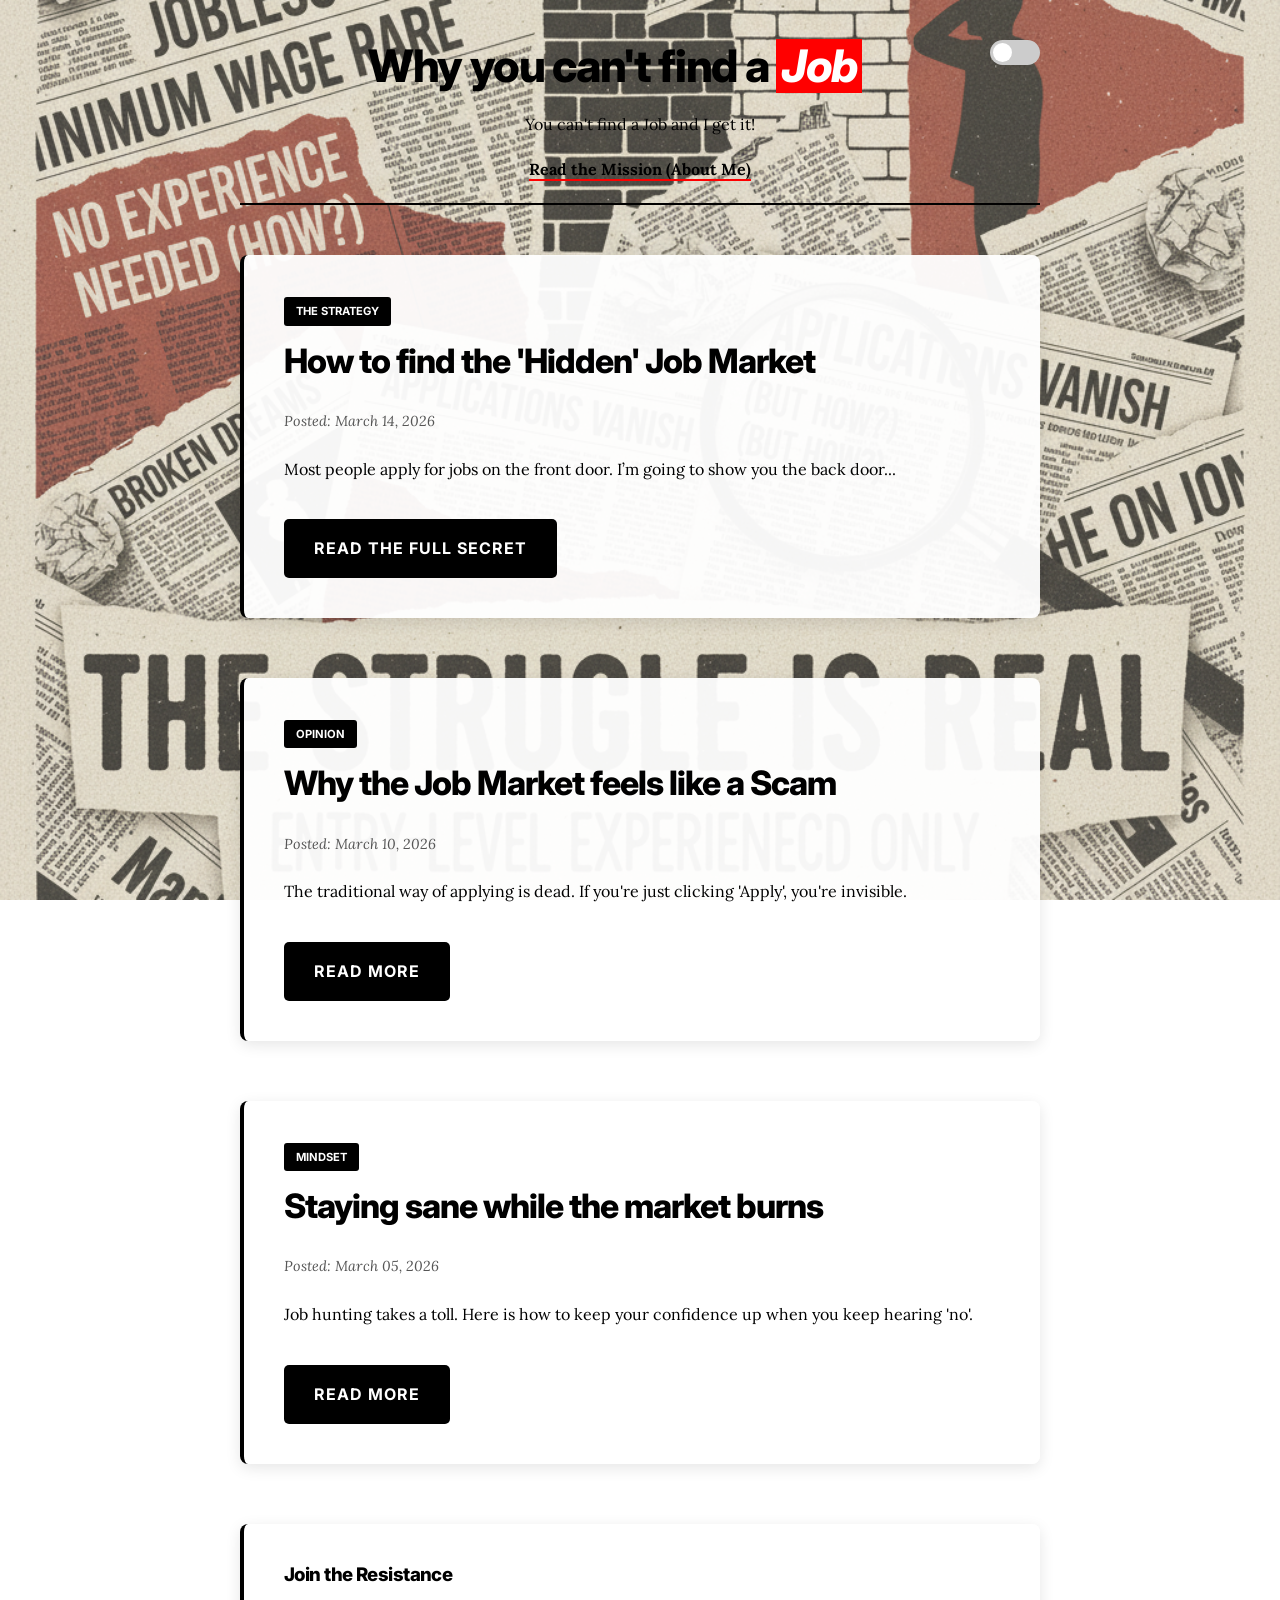
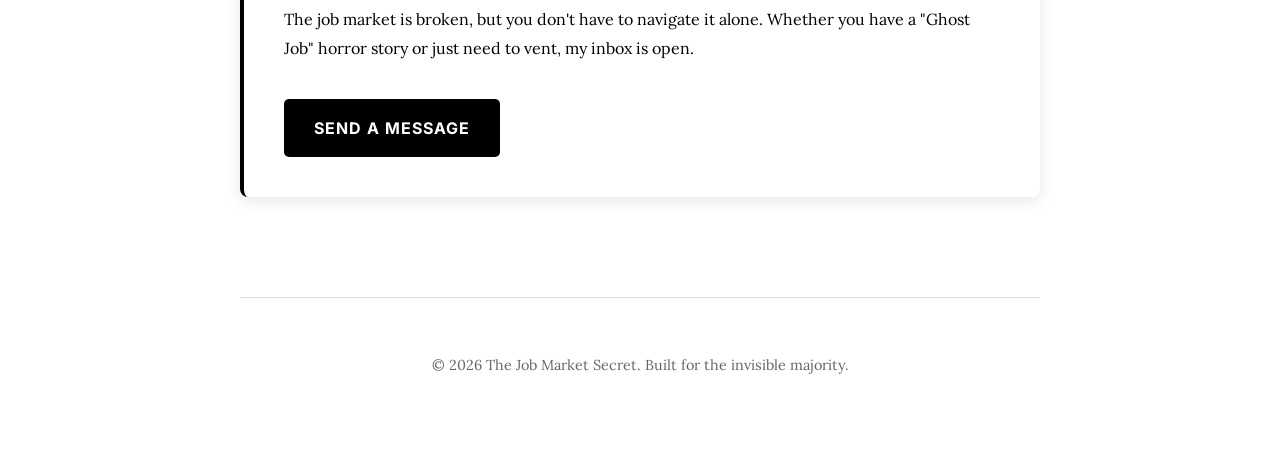
<file: index.html>
<!DOCTYPE html>
<html lang="en">
<head>
    <meta charset="UTF-8">
    <meta name="viewport" content="width=device-width, initial-scale=1.0">
    <title>The Job Market Secret | Blog</title>
    <link rel="stylesheet" href="style.css">
    <meta name="description" content="Uncovering the truth about the broken job market, ghost jobs, and how to actually get hired in 2026.">
    <meta name="keywords" content="job market scam, ghost jobs, hiring crisis, job search strategy, career advice">
    <meta property="og:title" content="The Job Market Secret | Join the Resistance">
    <meta property="og:description" content="Stop applying to ghost jobs. Learn the back-door strategy to getting hired.">
    <meta property="og:image" content="bg.jpg">
</head>
<body>

    <header>
        <label class="switch">
            <input type="checkbox" id="theme-toggle">
            <span class="slider"></span>
        </label>
    
        <h1>Why you can't find a <span style="background-color: red; color: white; padding: 0 5px;"><i>Job</i></span></h1>
        <p>You can't find a Job and I get it!</p>
        <nav style="margin-top: 15px;">
            <a href="about.html" class="about-link">Read the Mission (About Me)</a>
        </nav>
    </header>

    <main>
        <article class="post">
            <span class="category">THE STRATEGY</span>
            <h2>How to find the 'Hidden' Job Market</h2>
            <p class="date">Posted: March 14, 2026</p>
            <section class="content">
                <p>Most people apply for jobs on the front door. I’m going to show you the back door...</p>
                <a href="post1.html" class="reveal-btn">Read the Full Secret</a>
            </section>
        </article>

        <article class="post">
            <span class="category">OPINION</span>
            <h2>Why the Job Market feels like a Scam</h2>
            <p class="date">Posted: March 10, 2026</p>
            <section class="content">
                <p>The traditional way of applying is dead. If you're just clicking 'Apply', you're invisible.</p>
                <a href="post2.html" class="reveal-btn">Read More</a>
            </section>
        </article>

        <article class="post">
            <span class="category">MINDSET</span>
            <h2>Staying sane while the market burns</h2>
            <p class="date">Posted: March 05, 2026</p>
            <section class="content">
                <p>Job hunting takes a toll. Here is how to keep your confidence up when you keep hearing 'no'.</p>
                <a href="post3.html" class="reveal-btn">Read More</a>
            </section>
        </article>
    </main>

    <section class="contact-box">
        <h3>Join the Resistance</h3>
        <p>The job market is broken, but you don't have to navigate it alone. Whether you have a "Ghost Job" horror story or just need to vent, my inbox is open.</p>
        <a href="mailto:your-email@example.com" class="reveal-btn">Send a Message</a>
    </section>

    <footer>
        <p>&copy; 2026 The Job Market Secret. Built for the invisible majority.</p>
    </footer>

    <script>
        const toggle = document.getElementById('theme-toggle');
        const body = document.body;

        if (localStorage.getItem('dark-mode') === 'enabled') {
            body.classList.add('dark-mode');
            toggle.checked = true;
        }

        toggle.addEventListener('change', () => {
            if (toggle.checked) {
                body.classList.add('dark-mode');
                localStorage.setItem('dark-mode', 'enabled');
            } else {
                body.classList.remove('dark-mode');
                localStorage.setItem('dark-mode', null);
            }
        });
    </script>
</body>
</html>
</file>
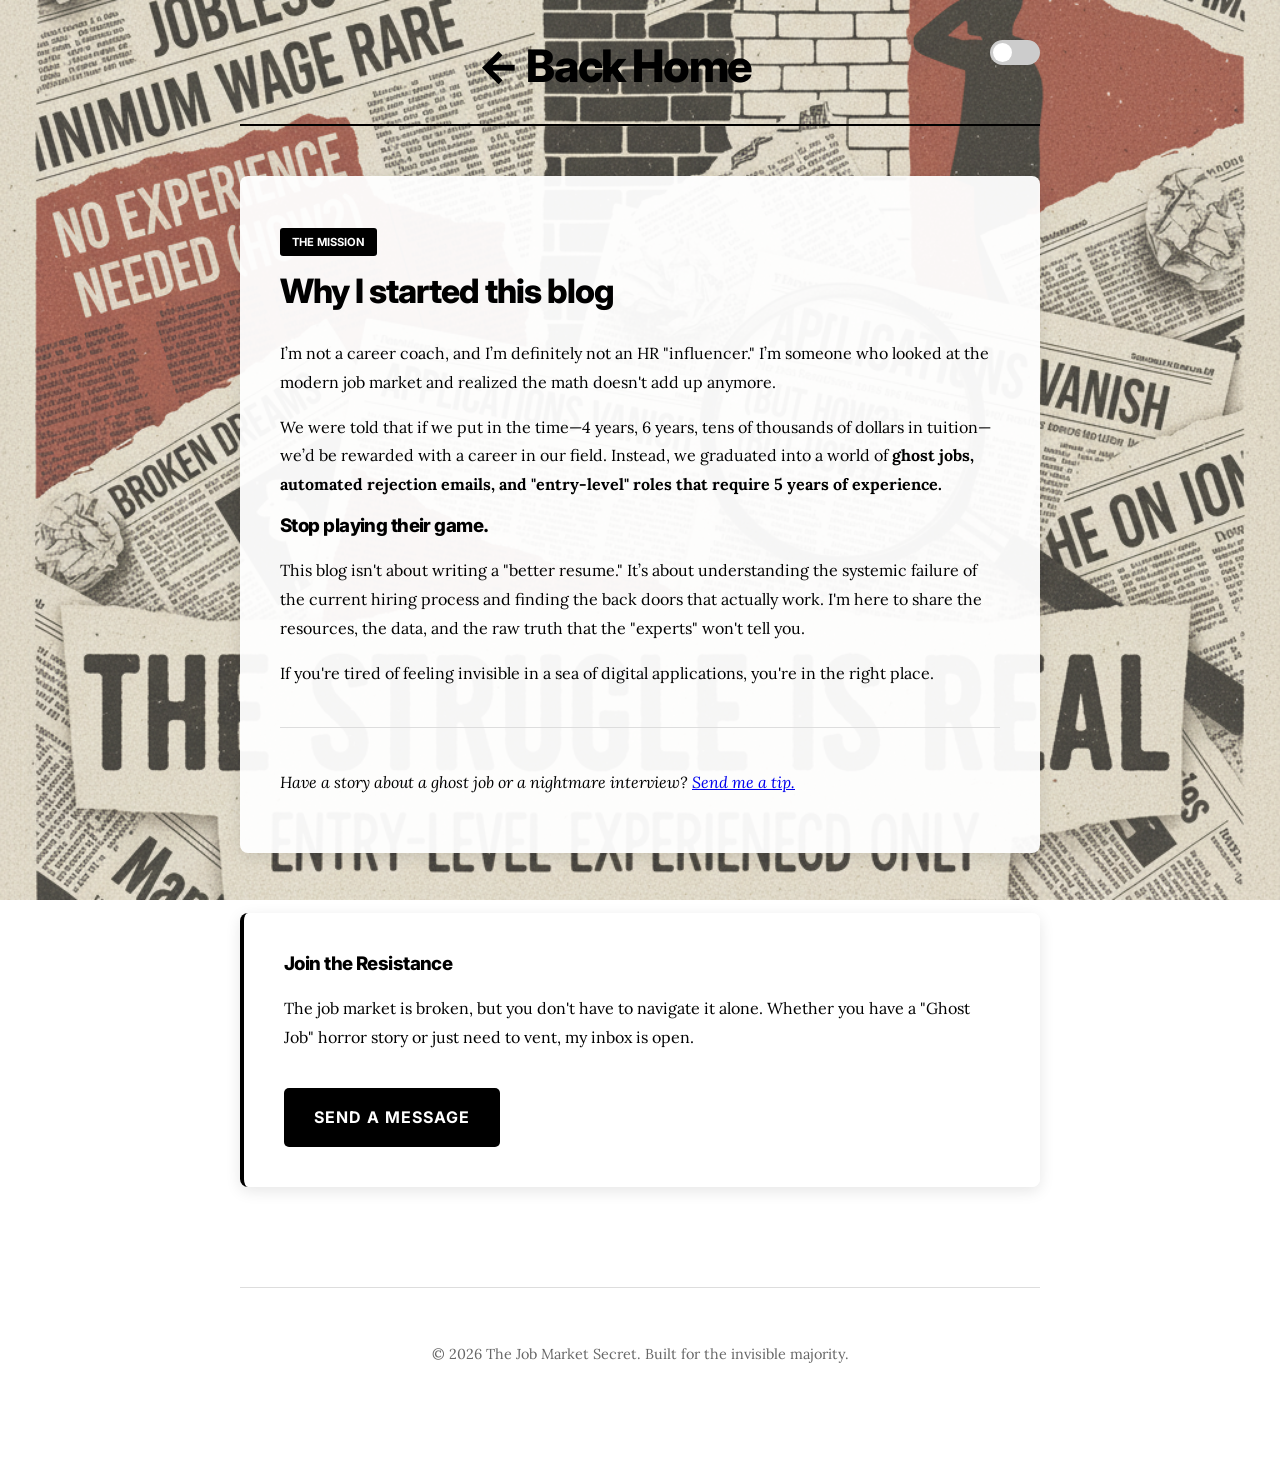
<file: about.html>
<!DOCTYPE html>
<html lang="en">
<head>
    <meta charset="UTF-8">
    <meta name="viewport" content="width=device-width, initial-scale=1.0">
    <title>About Me | The Job Market Secret</title>
    <link rel="stylesheet" href="style.css">
</head>
<body>
    <header>
        <label class="switch">
            <input type="checkbox" id="theme-toggle">
            <span class="slider"></span>
        </label>
        <h1><a href="index.html" style="text-decoration:none; color:inherit;">← Back Home</a></h1>
    </header>

    <main>
        <article class="post" style="border:none; padding-top: 50px;">
            <span class="category">THE MISSION</span>
            <h2>Why I started this blog</h2>
            
            <section class="content">
                <p>I’m not a career coach, and I’m definitely not an HR "influencer." I’m someone who looked at the modern job market and realized the math doesn't add up anymore.</p>

                <p>We were told that if we put in the time—4 years, 6 years, tens of thousands of dollars in tuition—we’d be rewarded with a career in our field. Instead, we graduated into a world of <strong>ghost jobs, automated rejection emails, and "entry-level" roles that require 5 years of experience.</strong></p>

                <h3>Stop playing their game.</h3>
                <p>This blog isn't about writing a "better resume." It’s about understanding the systemic failure of the current hiring process and finding the back doors that actually work. I'm here to share the resources, the data, and the raw truth that the "experts" won't tell you.</p>

                <p>If you're tired of feeling invisible in a sea of digital applications, you're in the right place.</p>
                
                <hr style="margin: 40px 0; border: 0; border-top: 1px solid #ddd;">
                
                <p><em>Have a story about a ghost job or a nightmare interview? <a href="mailto:your-email@example.com" class="contact-link">Send me a tip.</a></em></p>
            </section>
        </article>
    </main>

    <section class="contact-box">
        <h3>Join the Resistance</h3>
        <p>The job market is broken, but you don't have to navigate it alone. Whether you have a "Ghost Job" horror story or just need to vent, my inbox is open.</p>
        <a href="mailto:your-email@example.com" class="reveal-btn">Send a Message</a>
    </section>

    <footer>
        <p>&copy; 2026 The Job Market Secret. Built for the invisible majority.</p>
    </footer>

    <script>
        const toggle = document.getElementById('theme-toggle');
        const body = document.body;

        if (localStorage.getItem('dark-mode') === 'enabled') {
            body.classList.add('dark-mode');
            toggle.checked = true;
        }

        toggle.addEventListener('change', () => {
            if (toggle.checked) {
                body.classList.add('dark-mode');
                localStorage.setItem('dark-mode', 'enabled');
            } else {
                body.classList.remove('dark-mode');
                localStorage.setItem('dark-mode', null);
            }
        });
    </script>
</body>
</html>
</file>
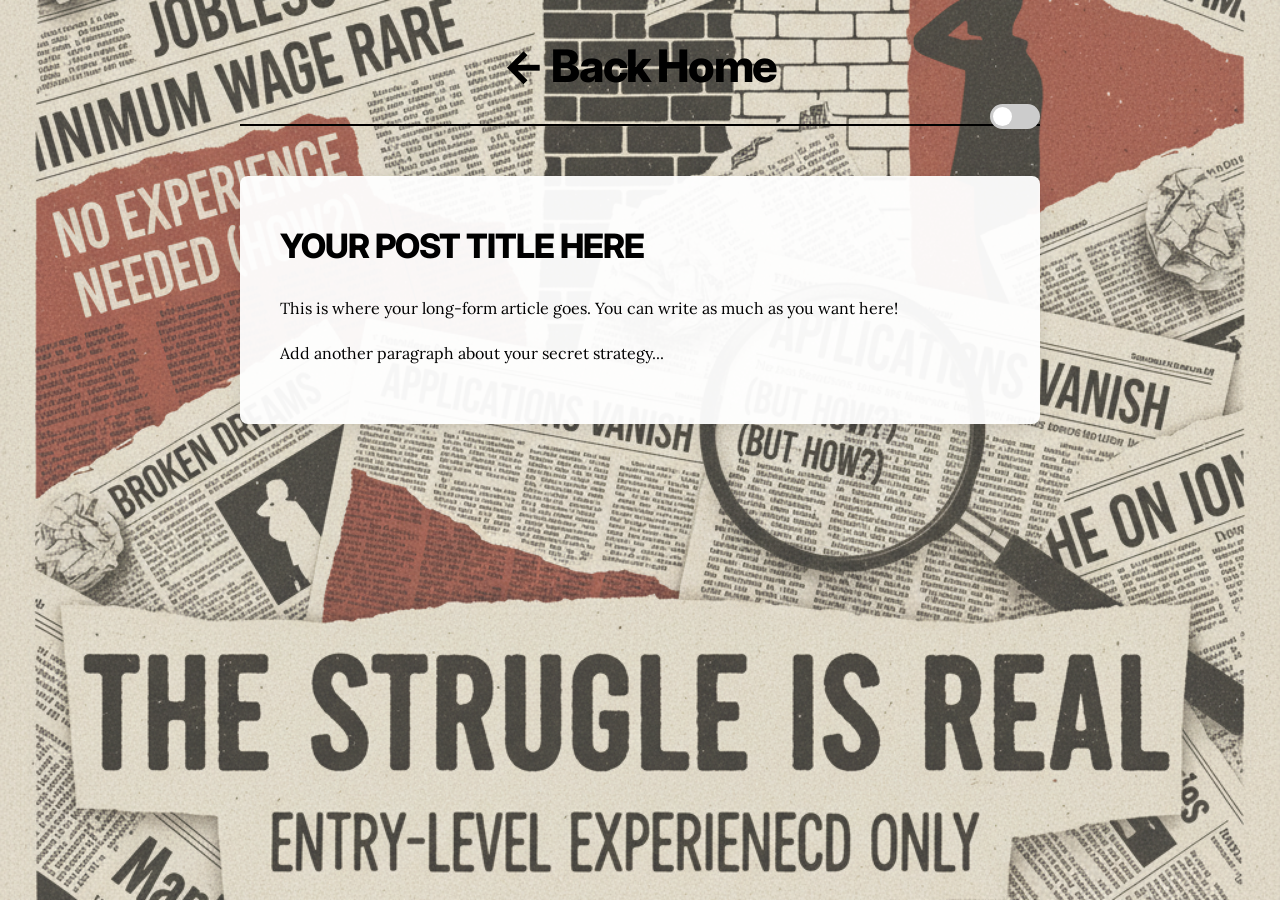
<file: post1.html>
<!DOCTYPE html>
<html lang="en">
<head>
    <meta charset="UTF-8">
    <link rel="stylesheet" href="style.css">
    <title>Post Title</title>
</head>
<body>
    <header>
        <h1><a href="index.html" style="text-decoration:none; color:inherit;">← Back Home</a></h1>
        <label class="switch">
            <input type="checkbox" id="theme-toggle">
            <span class="slider"></span>
    </header>

    <main>
        <article class="post" style="border:none; padding-top: 50px;">
            <h2>YOUR POST TITLE HERE</h2>
            <section class="content">
                <p>This is where your long-form article goes. You can write as much as you want here!</p>
                <p>Add another paragraph about your secret strategy...</p>
            </section>
        </article>
    </main>

    <script>
    const toggle = document.getElementById('theme-toggle');
    const body = document.body;

    // Check if user previously chose Dark Mode
    if (localStorage.getItem('dark-mode') === 'enabled') {
        body.classList.add('dark-mode');
        toggle.checked = true;
    }

    toggle.addEventListener('change', () => {
        if (toggle.checked) {
            body.classList.add('dark-mode');
            localStorage.setItem('dark-mode', 'enabled');
        } else {
            body.classList.remove('dark-mode');
            localStorage.setItem('dark-mode', null);
        }
    });
</script>

</body>
</html>
</file>
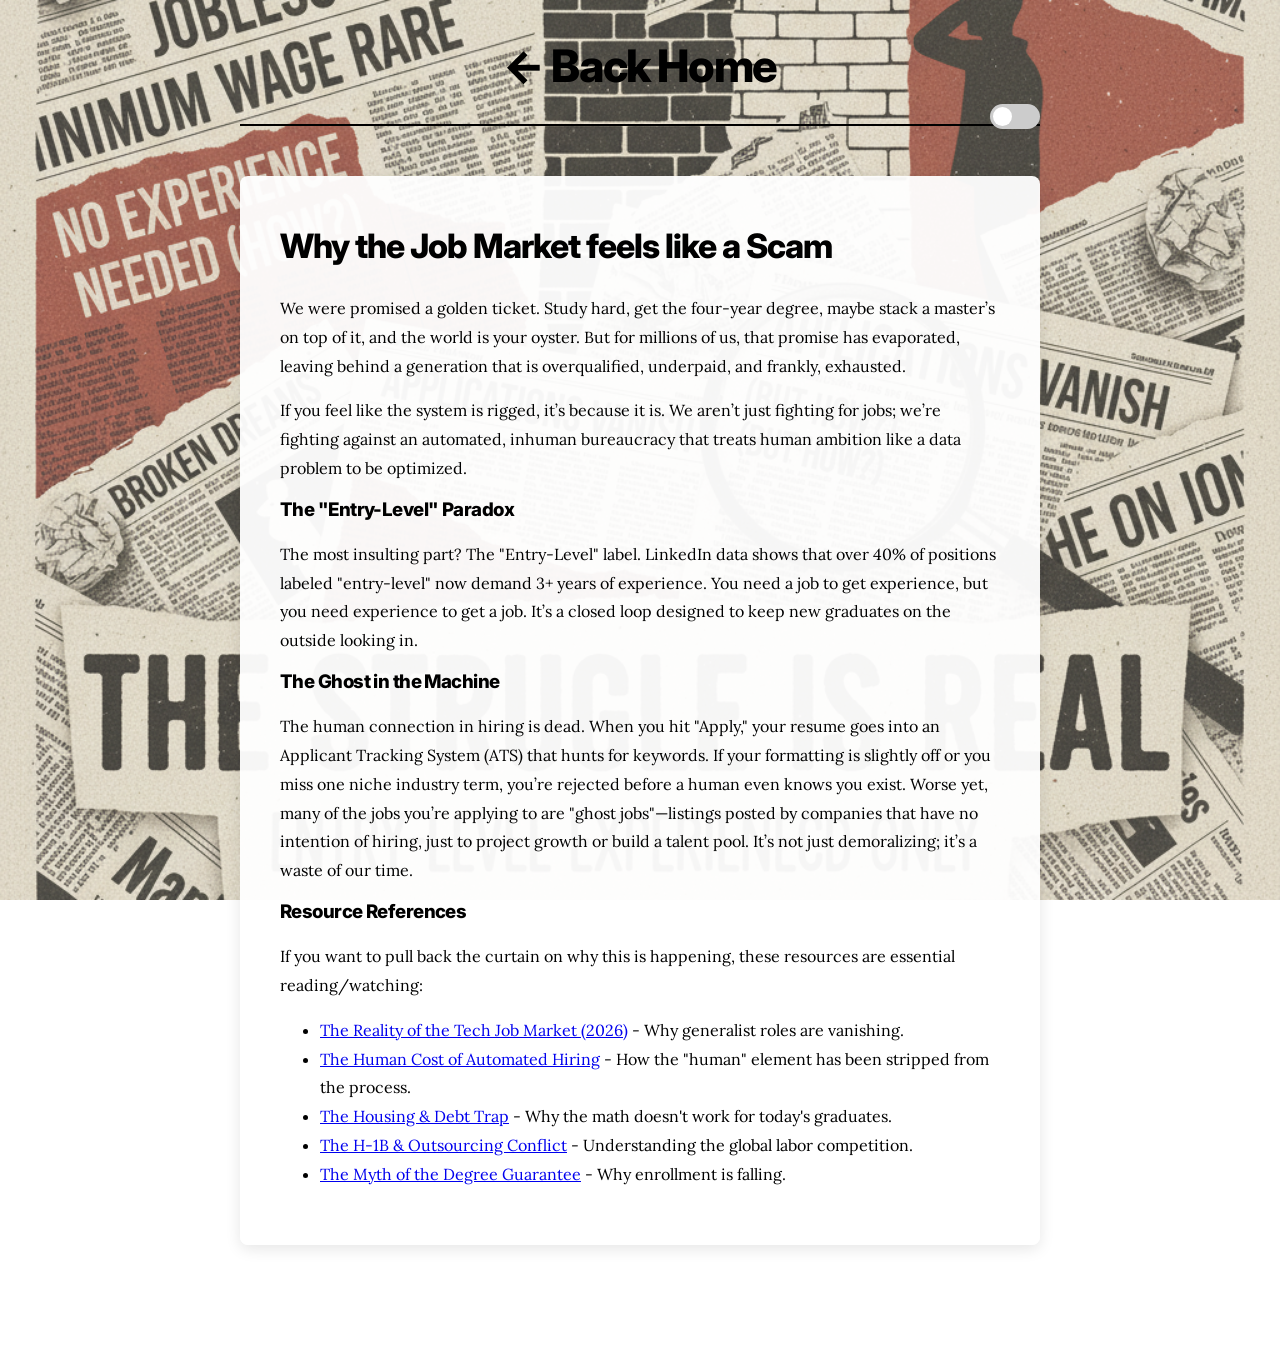
<file: post2.html>
<!DOCTYPE html>
<html lang="en">
<head>
    <meta charset="UTF-8">
    <link rel="stylesheet" href="style.css">
    <title>Why the Job Market feels like a Scam</title>
</head>
<body>
    <header>
        <h1><a href="index.html" style="text-decoration:none; color:inherit;">← Back Home</a></h1>
        <label class="switch">
            <input type="checkbox" id="theme-toggle">
            <span class="slider"></span>
    </header>

    <main>
        <article class="post" style="border:none; padding-top: 50px;">
            <h2>Why the Job Market feels like a Scam</h2>
            <section class="content">
                <p>We were promised a golden ticket. Study hard, get the four-year degree, maybe stack a master’s on top of it, and the world is your oyster. But for millions of us, that promise has evaporated, leaving behind a generation that is overqualified, underpaid, and frankly, exhausted.</p>

                <p>If you feel like the system is rigged, it’s because it is. We aren’t just fighting for jobs; we’re fighting against an automated, inhuman bureaucracy that treats human ambition like a data problem to be optimized.</p>

                <h3>The "Entry-Level" Paradox</h3>
                <p>The most insulting part? The "Entry-Level" label. LinkedIn data shows that over 40% of positions labeled "entry-level" now demand 3+ years of experience. You need a job to get experience, but you need experience to get a job. It’s a closed loop designed to keep new graduates on the outside looking in.</p>

                <h3>The Ghost in the Machine</h3>
                <p>The human connection in hiring is dead. When you hit "Apply," your resume goes into an Applicant Tracking System (ATS) that hunts for keywords. If your formatting is slightly off or you miss one niche industry term, you’re rejected before a human even knows you exist. Worse yet, many of the jobs you’re applying to are "ghost jobs"—listings posted by companies that have no intention of hiring, just to project growth or build a talent pool. It’s not just demoralizing; it’s a waste of our time.</p>

                <h3>Resource References</h3>
                <p>If you want to pull back the curtain on why this is happening, these resources are essential reading/watching:</p>
                <ul>
                    <li><a href="https://www.youtube.com/watch?v=LNJPnQFRZmQ" target="_blank">The Reality of the Tech Job Market (2026)</a> - Why generalist roles are vanishing.</li>
                    <li><a href="https://www.youtube.com/watch?v=CmaGMNYWTcY" target="_blank">The Human Cost of Automated Hiring</a> - How the "human" element has been stripped from the process.</li>
                    <li><a href="https://www.youtube.com/watch?v=1b8ZRrLMrl4" target="_blank">The Housing & Debt Trap</a> - Why the math doesn't work for today's graduates.</li>
                    <li><a href="https://www.youtube.com/watch?v=rXvZ27pMZ1w" target="_blank">The H-1B & Outsourcing Conflict</a> - Understanding the global labor competition.</li>
                    <li><a href="https://www.youtube.com/watch?v=P4I_LuUqBqg" target="_blank">The Myth of the Degree Guarantee</a> - Why enrollment is falling.</li>
            </section>
        </article>
    </main>

    <script>
    const toggle = document.getElementById('theme-toggle');
    const body = document.body;

    // Check if user previously chose Dark Mode
    if (localStorage.getItem('dark-mode') === 'enabled') {
        body.classList.add('dark-mode');
        toggle.checked = true;
    }

    toggle.addEventListener('change', () => {
        if (toggle.checked) {
            body.classList.add('dark-mode');
            localStorage.setItem('dark-mode', 'enabled');
        } else {
            body.classList.remove('dark-mode');
            localStorage.setItem('dark-mode', null);
        }
    });
</script>

</body>
</html>
</file>
<file: style.css>
/* 1. IMPORT GOOGLE FONTS */
@import url('https://fonts.googleapis.com/css2?family=Inter:wght@700;800&family=Lora:ital,wght@0,400;0,700;1,400&display=swap');

/* 2. CORE THEME & BACKGROUND */
body {
    background-image: linear-gradient(rgba(255, 255, 255, 0.2), rgba(255, 255, 255, 0.2)), url('bg.jpg');
    background-attachment: fixed;
    background-size: cover;
    background-position: center;
    font-family: 'Lora', serif; 
    line-height: 1.8;
    color: #000;
    max-width: 800px;
    margin: 0 auto;
    padding: 40px 20px;
    transition: background 0.3s, color 0.3s;
}

header {
    text-align: center;
    border-bottom: 2px solid #000;
    margin-bottom: 50px;
    padding-bottom: 20px;
}

h1, h2, h3 {
    font-family: 'Inter', sans-serif;
    font-weight: 800;
    letter-spacing: -0.03em;
    margin-top: 0;
    line-height: 1.2;
}

h1 { font-size: 2.8rem; margin-bottom: 10px; }
h2 { font-size: 2.1rem; }

/* 3. LINKS & BUTTONS */
.about-link { font-weight: bold; color: #000; text-decoration: none; border-bottom: 2px solid red; transition: 0.3s; }
.about-link:hover { color: red !important; }

.reveal-btn {
    display: inline-block;
    background-color: #000;
    color: #fff;
    padding: 15px 30px;
    border: none;
    border-radius: 5px;
    font-weight: bold;
    cursor: pointer;
    transition: all 0.3s ease;
    margin-top: 20px;
    text-transform: uppercase;
    letter-spacing: 1px;
    text-decoration: none;
    font-family: 'Inter', sans-serif;
}
.reveal-btn:hover { background-color: #333; transform: translateY(-3px); box-shadow: 0 5px 15px rgba(0,0,0,0.2); color: #fff; }

/* 4. POST & BOX STYLING */
.post, .contact-box {
    background: rgba(255, 255, 255, 0.95);
    padding: 40px;
    border-radius: 8px;
    box-shadow: 0 4px 15px rgba(0,0,0,0.1);
    margin-bottom: 60px;
    border-left: 4px solid #000;
    color: #000;
}

.category {
    font-family: 'Inter', sans-serif;
    font-size: 0.7rem;
    font-weight: bold;
    color: #fff;
    background: #000;
    padding: 4px 12px;
    border-radius: 3px;
    text-transform: uppercase;
    display: inline-block;
    margin-bottom: 15px;
}

.date { color: #555; font-style: italic; font-size: 0.9rem; margin-bottom: 20px; }

/* 5. DARK MODE */
body.dark-mode {
    background-image: linear-gradient(rgba(18, 18, 18, 0.7), rgba(18, 18, 18, 0.7)), url('bg.jpg');
    background-color: #121212;
    color: #e0e0e0;
}
body.dark-mode .post, body.dark-mode .contact-box { background-color: #1e1e1e; color: #fff; border-left: 4px solid #ff4444; }
body.dark-mode h1, body.dark-mode h2, body.dark-mode h3, body.dark-mode p { color: #fff; }
body.dark-mode .category, body.dark-mode .reveal-btn { background-color: #ff4444; }

/* 6. SWITCH & CONTACT */
.switch { position: relative; width: 50px; height: 25px; float: right; }
.switch input { opacity: 0; width: 0; height: 0; }
.slider { position: absolute; cursor: pointer; top: 0; left: 0; right: 0; bottom: 0; background-color: #ccc; transition: .4s; border-radius: 34px; }
.slider:before { position: absolute; content: ""; height: 19px; width: 19px; left: 3px; bottom: 3px; background-color: white; transition: .4s; border-radius: 50%; }
input:checked + .slider { background-color: #ff4444; }
input:checked + .slider:before { transform: translateX(25px); }

footer { text-align: center; margin-top: 100px; padding: 40px 0; border-top: 1px solid #ddd; font-size: 0.9rem; color: #666; }
</file>
